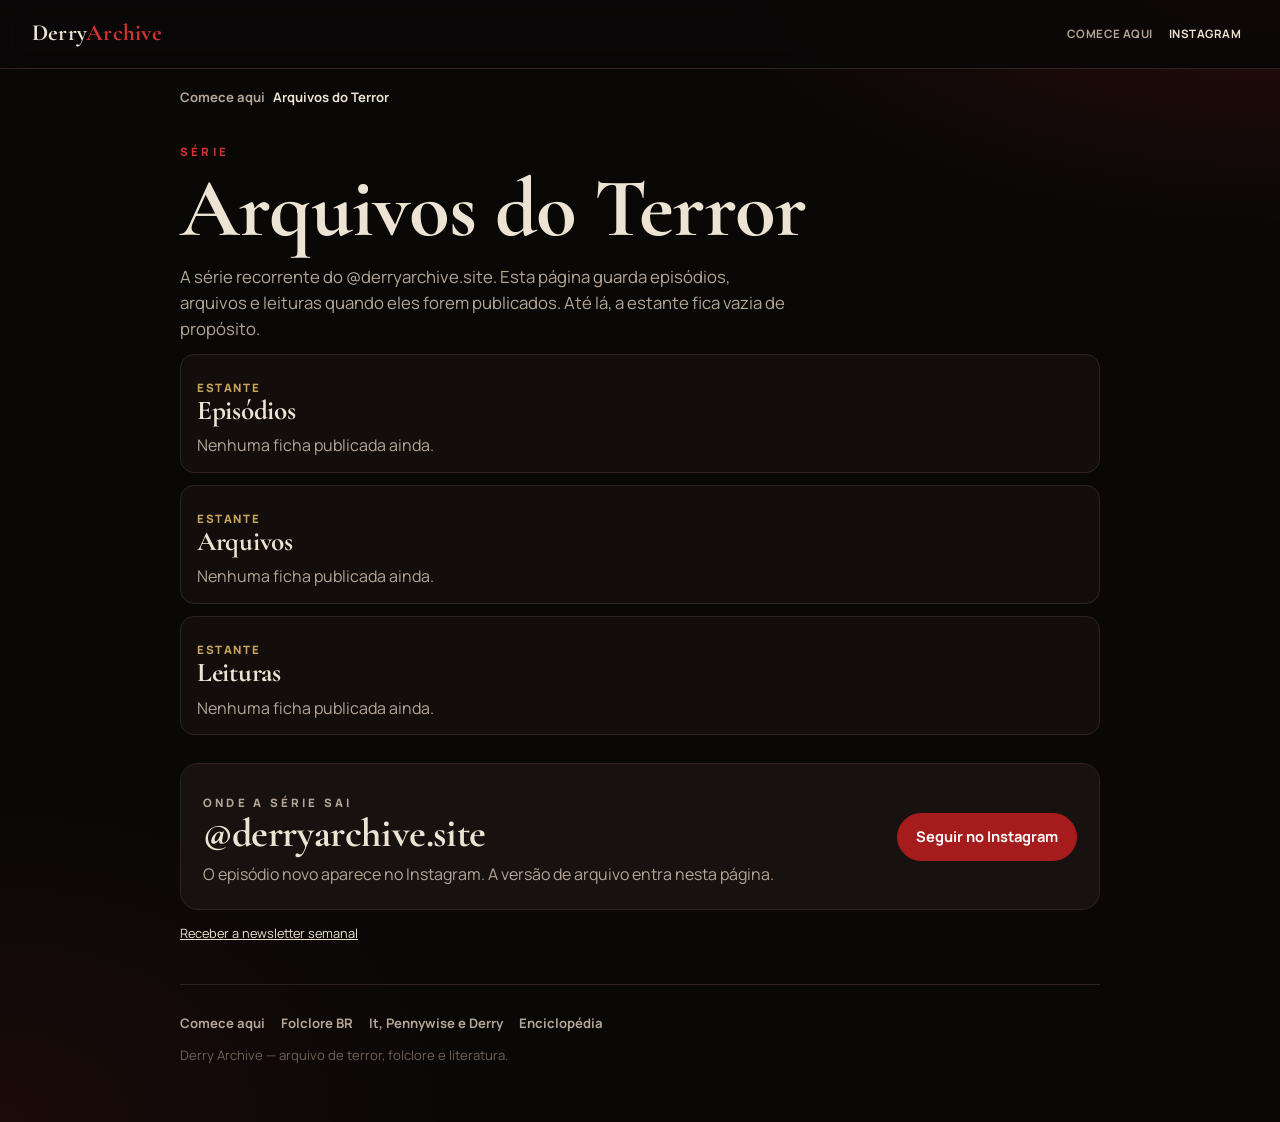
<file: arquivos-do-terror/index.html>
<!doctype html>
<html lang="pt-BR">
<head>
<meta charset="utf-8">
<meta name="viewport" content="width=device-width, initial-scale=1, viewport-fit=cover">
<title>Arquivos do Terror — Derry Archive</title>
<meta name="description" content="Hub da série Arquivos do Terror, do Instagram @derryarchive.site. Os episódios entram nesta estante quando forem arquivados.">
<meta name="theme-color" content="#0a0807">
<link rel="canonical" href="https://derryarchive.site/arquivos-do-terror/">
<meta property="og:url" content="https://derryarchive.site/arquivos-do-terror/">
<meta property="og:image" content="https://derryarchive.site/og.png">
<meta property="og:image:width" content="1200">
<meta property="og:image:height" content="630">
<meta property="og:image:alt" content="Derry Archive — o arquivo de terror, folclore e literatura">
<meta property="og:type" content="website">
<meta property="og:site_name" content="Derry Archive">
<meta property="og:locale" content="pt_BR">
<meta property="og:title" content="Arquivos do Terror — Derry Archive">
<meta property="og:description" content="A série do Instagram, reunida no site. Episódios, arquivos e leituras.">
<meta name="twitter:card" content="summary_large_image">
<meta name="twitter:image" content="https://derryarchive.site/og.png">
<meta name="twitter:title" content="Arquivos do Terror — Derry Archive">
<meta name="twitter:description" content="A série do Instagram, reunida no site.">
<link rel="icon" href="/favicon.ico" sizes="any">
<link rel="icon" href="/icon-192.png" type="image/png">
<link rel="apple-touch-icon" href="/icon-192.png">
<link rel="manifest" href="/manifest.webmanifest">
<link rel="preconnect" href="https://fonts.googleapis.com">
<link rel="preconnect" href="https://fonts.gstatic.com" crossorigin>
<link href="https://fonts.googleapis.com/css2?family=Cormorant+Garamond:ital,wght@0,500;0,600;0,700;1,500;1,600&family=Manrope:wght@400;500;600;700;800&display=swap" rel="stylesheet">
<link rel="stylesheet" href="/assets/site.css">
<script src="/site.config.js"></script>
<script src="/assets/analytics.js" defer></script>
<script type="application/ld+json">
{"@context":"https://schema.org","@graph":[{"@type":"WebSite","@id":"https://derryarchive.site/#website","name":"Derry Archive","url":"https://derryarchive.site/","inLanguage":"pt-BR","publisher":{"@id":"https://derryarchive.site/#organization"}},{"@type":"Organization","@id":"https://derryarchive.site/#organization","name":"Derry Archive","url":"https://derryarchive.site/","sameAs":["https://www.instagram.com/derryarchive.site/"]},{"@type":"CollectionPage","@id":"https://derryarchive.site/arquivos-do-terror/#webpage","url":"https://derryarchive.site/arquivos-do-terror/","name":"Arquivos do Terror","isPartOf":{"@id":"https://derryarchive.site/#website"},"inLanguage":"pt-BR"}]}
</script>
</head>
<body data-collection="/data/arquivos-do-terror.json">
<a class="skip" href="#conteudo">Pular para o conteúdo</a>
<header class="bar">
  <a class="brand" href="/comece-aqui/">Derry<b>Archive</b></a>
  <nav class="bar-links" aria-label="Atalhos">
    <a href="/comece-aqui/">Comece aqui</a>
    <a class="ig" href="https://www.instagram.com/derryarchive.site/" rel="noopener">Instagram</a>
  </nav>
</header>
<main id="conteudo" class="wrap">
  <nav class="crumbs" aria-label="Trilha">
    <a href="/comece-aqui/">Comece aqui</a>
    <a href="/arquivos-do-terror/" aria-current="page">Arquivos do Terror</a>
  </nav>
  <header class="hero">
    <p class="eyebrow">Série</p>
    <h1>Arquivos do Terror</h1>
    <p class="lead" id="intro">A série recorrente do @derryarchive.site. Esta página guarda episódios, arquivos e leituras quando eles forem publicados. Até lá, a estante fica vazia de propósito.</p>
  </header>
  <div class="stack" id="shelves">
    <section class="shelf"><p class="kicker">Estante</p><h2>Episódios</h2><p class="empty">Nenhuma ficha publicada ainda.</p></section>
    <section class="shelf"><p class="kicker">Estante</p><h2>Arquivos</h2><p class="empty">Nenhuma ficha publicada ainda.</p></section>
    <section class="shelf"><p class="kicker">Estante</p><h2>Leituras</h2><p class="empty">Nenhuma ficha publicada ainda.</p></section>
  </div>
  <section class="section">
    <div class="follow">
      <div>
        <p class="eyebrow">Onde a série sai</p>
        <h2>@derryarchive.site</h2>
        <p>O episódio novo aparece no Instagram. A versão de arquivo entra nesta página.</p>
      </div>
      <a class="btn primary" href="https://www.instagram.com/derryarchive.site/" rel="noopener">Seguir no Instagram</a>
    </div>
    <p class="fine" style="margin-top:14px"><a href="/comece-aqui/#newsletter">Receber a newsletter semanal</a></p>
  </section>
</main>
<footer class="wrap foot">
  <nav aria-label="Mapa do arquivo">
    <a href="/comece-aqui/">Comece aqui</a>
    <a href="/folclore/">Folclore BR</a>
    <a href="/it/">It, Pennywise e Derry</a>
    <a href="/#inicio">Enciclopédia</a>
  </nav>
  <p>Derry Archive — arquivo de terror, folclore e literatura.</p>
</footer>
<script src="/assets/collection.js"></script>
<script src="/assets/wire.js"></script>
</body>
</html>
</file>
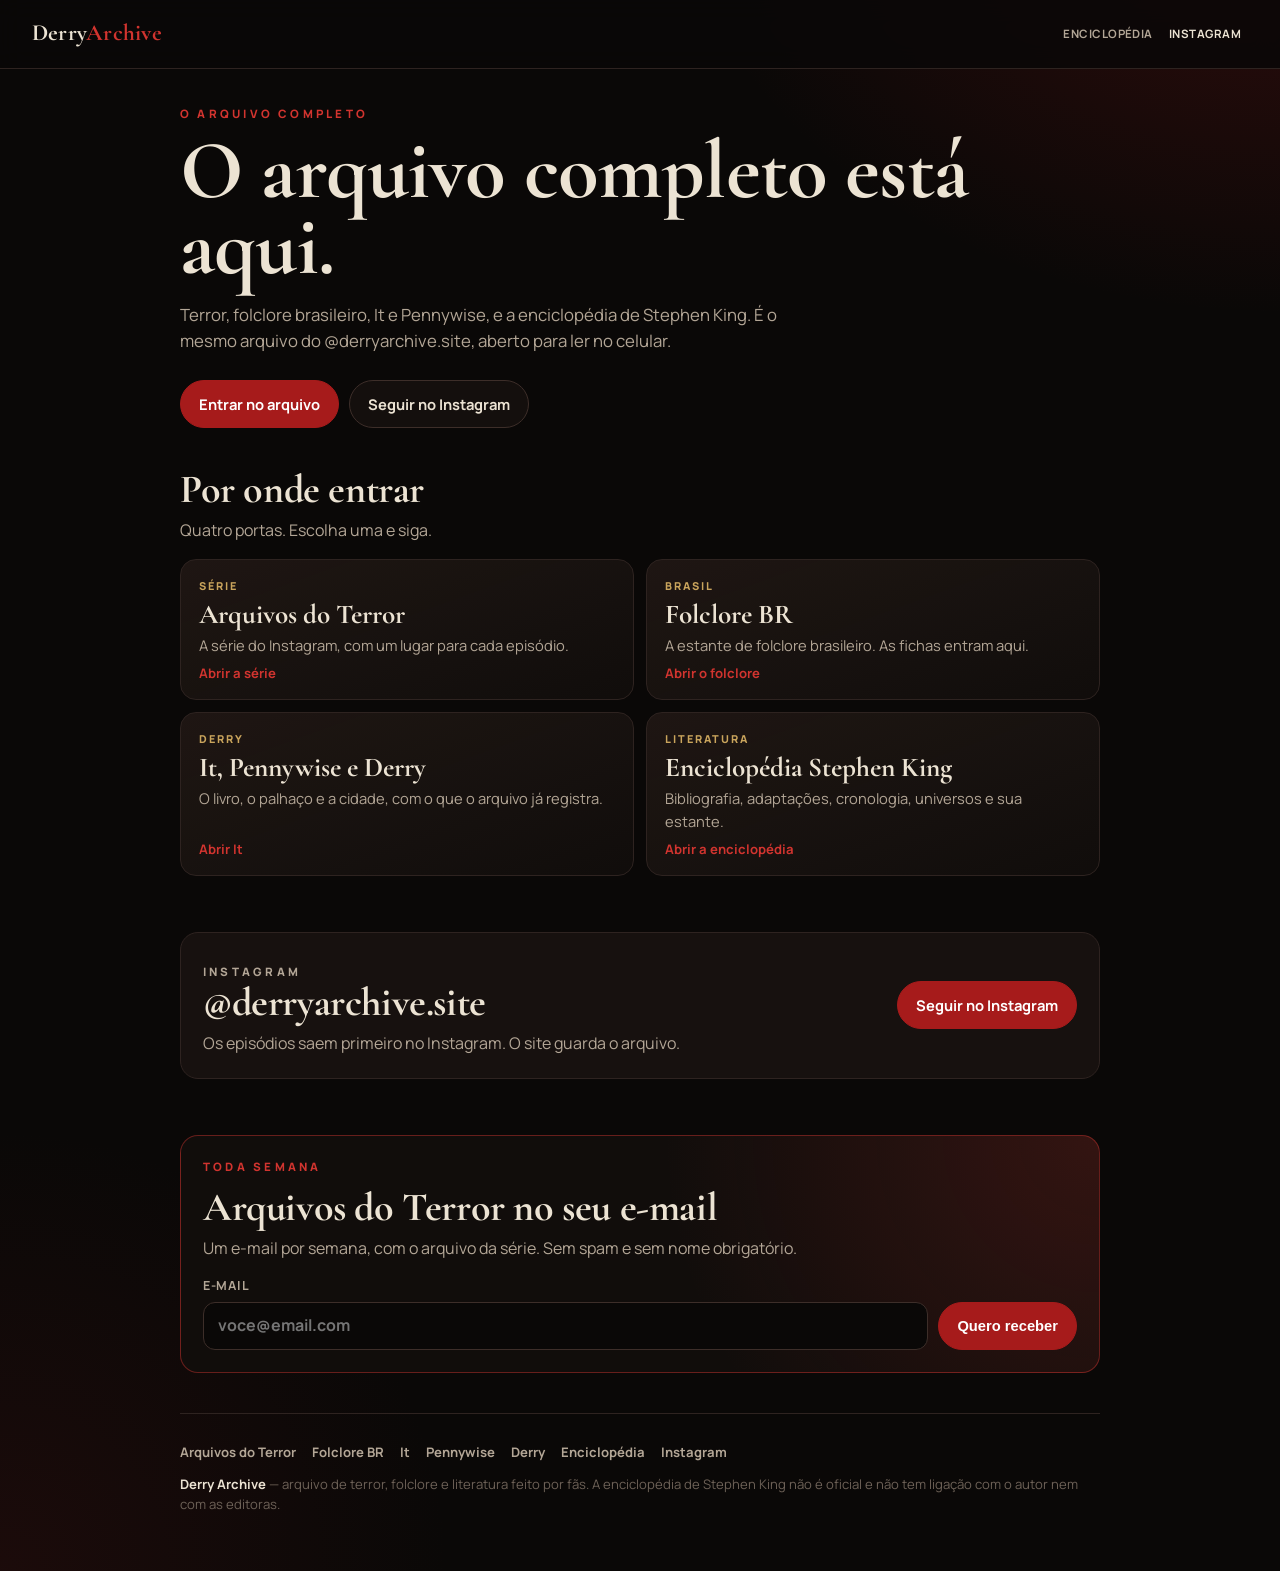
<file: comece-aqui/index.html>
<!doctype html>
<html lang="pt-BR">
<head>
<meta charset="utf-8">
<meta name="viewport" content="width=device-width, initial-scale=1, viewport-fit=cover">
<title>Comece aqui — Derry Archive</title>
<meta name="description" content="O arquivo completo do Derry Archive: Arquivos do Terror, folclore brasileiro, It e Pennywise, e a enciclopédia de Stephen King. Feito no Brasil, para ler no celular.">
<meta name="theme-color" content="#0a0807">
<link rel="canonical" href="https://derryarchive.site/comece-aqui/">
<meta property="og:url" content="https://derryarchive.site/comece-aqui/">
<meta property="og:image" content="https://derryarchive.site/og.png">
<meta property="og:image:width" content="1200">
<meta property="og:image:height" content="630">
<meta property="og:image:alt" content="Derry Archive — o arquivo de terror, folclore e literatura">
<meta property="og:type" content="website">
<meta property="og:site_name" content="Derry Archive">
<meta property="og:locale" content="pt_BR">
<meta property="og:title" content="Derry Archive — o arquivo completo está aqui">
<meta property="og:description" content="Terror, folclore brasileiro, It e Pennywise, e a enciclopédia de Stephen King.">
<meta name="twitter:card" content="summary_large_image">
<meta name="twitter:image" content="https://derryarchive.site/og.png">
<meta name="twitter:title" content="Derry Archive — o arquivo completo está aqui">
<meta name="twitter:description" content="Terror, folclore brasileiro, It e Pennywise, e a enciclopédia de Stephen King.">
<link rel="icon" href="/favicon.ico" sizes="any">
<link rel="icon" href="/icon-192.png" type="image/png">
<link rel="apple-touch-icon" href="/icon-192.png">
<link rel="manifest" href="/manifest.webmanifest">
<link rel="preconnect" href="https://fonts.googleapis.com">
<link rel="preconnect" href="https://fonts.gstatic.com" crossorigin>
<link href="https://fonts.googleapis.com/css2?family=Cormorant+Garamond:ital,wght@0,500;0,600;0,700;1,500;1,600&family=Manrope:wght@400;500;600;700;800&display=swap" rel="stylesheet">
<link rel="stylesheet" href="/assets/site.css">
<script src="/site.config.js"></script>
<script src="/assets/analytics.js" defer></script>
<script type="application/ld+json">
{"@context":"https://schema.org","@graph":[{"@type":"WebSite","@id":"https://derryarchive.site/#website","name":"Derry Archive","url":"https://derryarchive.site/","inLanguage":"pt-BR","description":"Arquivo de terror, folclore brasileiro e literatura, com a enciclopédia de Stephen King.","publisher":{"@id":"https://derryarchive.site/#organization"}},{"@type":"Organization","@id":"https://derryarchive.site/#organization","name":"Derry Archive","url":"https://derryarchive.site/","sameAs":["https://www.instagram.com/derryarchive.site/","https://www.tiktok.com/@derryarchive.site","https://www.threads.com/@derryarchive.site"]},{"@type":"WebPage","@id":"https://derryarchive.site/comece-aqui/#webpage","url":"https://derryarchive.site/comece-aqui/","name":"Comece aqui","isPartOf":{"@id":"https://derryarchive.site/#website"},"inLanguage":"pt-BR","description":"Entrada do arquivo para quem chega do Instagram."}]}
</script>
</head>
<body>
<a class="skip" href="#conteudo">Pular para o conteúdo</a>
<header class="bar">
  <a class="brand" href="/comece-aqui/">Derry<b>Archive</b></a>
  <nav class="bar-links" aria-label="Atalhos">
    <a href="/#inicio">Enciclopédia</a>
    <a class="ig" href="https://www.instagram.com/derryarchive.site/" rel="noopener">Instagram</a>
  </nav>
</header>
<main id="conteudo">
  <div class="wrap hero">
    <p class="eyebrow">O arquivo completo</p>
    <h1>O arquivo completo está aqui.</h1>
    <p class="lead">Terror, folclore brasileiro, It e Pennywise, e a enciclopédia de Stephen King. É o mesmo arquivo do @derryarchive.site, aberto para ler no celular.</p>
    <div class="actions">
      <a class="btn primary" href="#portas">Entrar no arquivo</a>
      <a class="btn" href="https://www.instagram.com/derryarchive.site/" rel="noopener">Seguir no Instagram</a>
    </div>
  </div>

  <section class="section wrap" id="portas" aria-labelledby="portas-titulo">
    <h2 id="portas-titulo">Por onde entrar</h2>
    <p class="dek">Quatro portas. Escolha uma e siga.</p>
    <div class="doors">
      <a class="door" href="/arquivos-do-terror/">
        <span class="k">Série</span>
        <strong>Arquivos do Terror</strong>
        <span>A série do Instagram, com um lugar para cada episódio.</span>
        <em>Abrir a série</em>
      </a>
      <a class="door" href="/folclore/">
        <span class="k">Brasil</span>
        <strong>Folclore BR</strong>
        <span>A estante de folclore brasileiro. As fichas entram aqui.</span>
        <em>Abrir o folclore</em>
      </a>
      <a class="door" href="/it/">
        <span class="k">Derry</span>
        <strong>It, Pennywise e Derry</strong>
        <span>O livro, o palhaço e a cidade, com o que o arquivo já registra.</span>
        <em>Abrir It</em>
      </a>
      <a class="door" href="/#inicio">
        <span class="k">Literatura</span>
        <strong>Enciclopédia Stephen King</strong>
        <span>Bibliografia, adaptações, cronologia, universos e sua estante.</span>
        <em>Abrir a enciclopédia</em>
      </a>
    </div>
  </section>

  <section class="section wrap" aria-labelledby="seguir-titulo">
    <div class="follow">
      <div>
        <p class="eyebrow">Instagram</p>
        <h2 id="seguir-titulo">@derryarchive.site</h2>
        <p>Os episódios saem primeiro no Instagram. O site guarda o arquivo.</p>
      </div>
      <a class="btn primary" href="https://www.instagram.com/derryarchive.site/" rel="noopener">Seguir no Instagram</a>
    </div>
  </section>

  <section class="section wrap" id="newsletter" aria-labelledby="news-titulo">
    <div class="news">
      <p class="eyebrow">Toda semana</p>
      <h2 id="news-titulo">Arquivos do Terror no seu e-mail</h2>
      <p class="dek">Um e-mail por semana, com o arquivo da série. Sem spam e sem nome obrigatório.</p>
      <form id="newsletter" method="post" action="">
        <label>E-mail
          <input type="email" name="email" required autocomplete="email" inputmode="email" placeholder="voce@email.com">
        </label>
        <button class="btn primary" type="submit">Quero receber</button>
        <p class="warn" id="newsletter-note" hidden>A lista ainda não está aberta. Enquanto isso, os episódios saem no Instagram. <a id="newsletter-ig" href="https://www.instagram.com/derryarchive.site/" rel="noopener">Seguir @derryarchive.site</a></p>
      </form>
    </div>
  </section>
</main>
<footer class="wrap foot">
  <nav aria-label="Mapa do arquivo">
    <a href="/arquivos-do-terror/">Arquivos do Terror</a>
    <a href="/folclore/">Folclore BR</a>
    <a href="/it/">It</a>
    <a href="/pennywise/">Pennywise</a>
    <a href="/derry/">Derry</a>
    <a href="/#inicio">Enciclopédia</a>
    <a href="https://www.instagram.com/derryarchive.site/" rel="noopener">Instagram</a>
  </nav>
  <p><b style="color:var(--bone)">Derry Archive</b> — arquivo de terror, folclore e literatura feito por fãs. A enciclopédia de Stephen King não é oficial e não tem ligação com o autor nem com as editoras.</p>
</footer>
<script src="/assets/wire.js"></script>
</body>
</html>
</file>
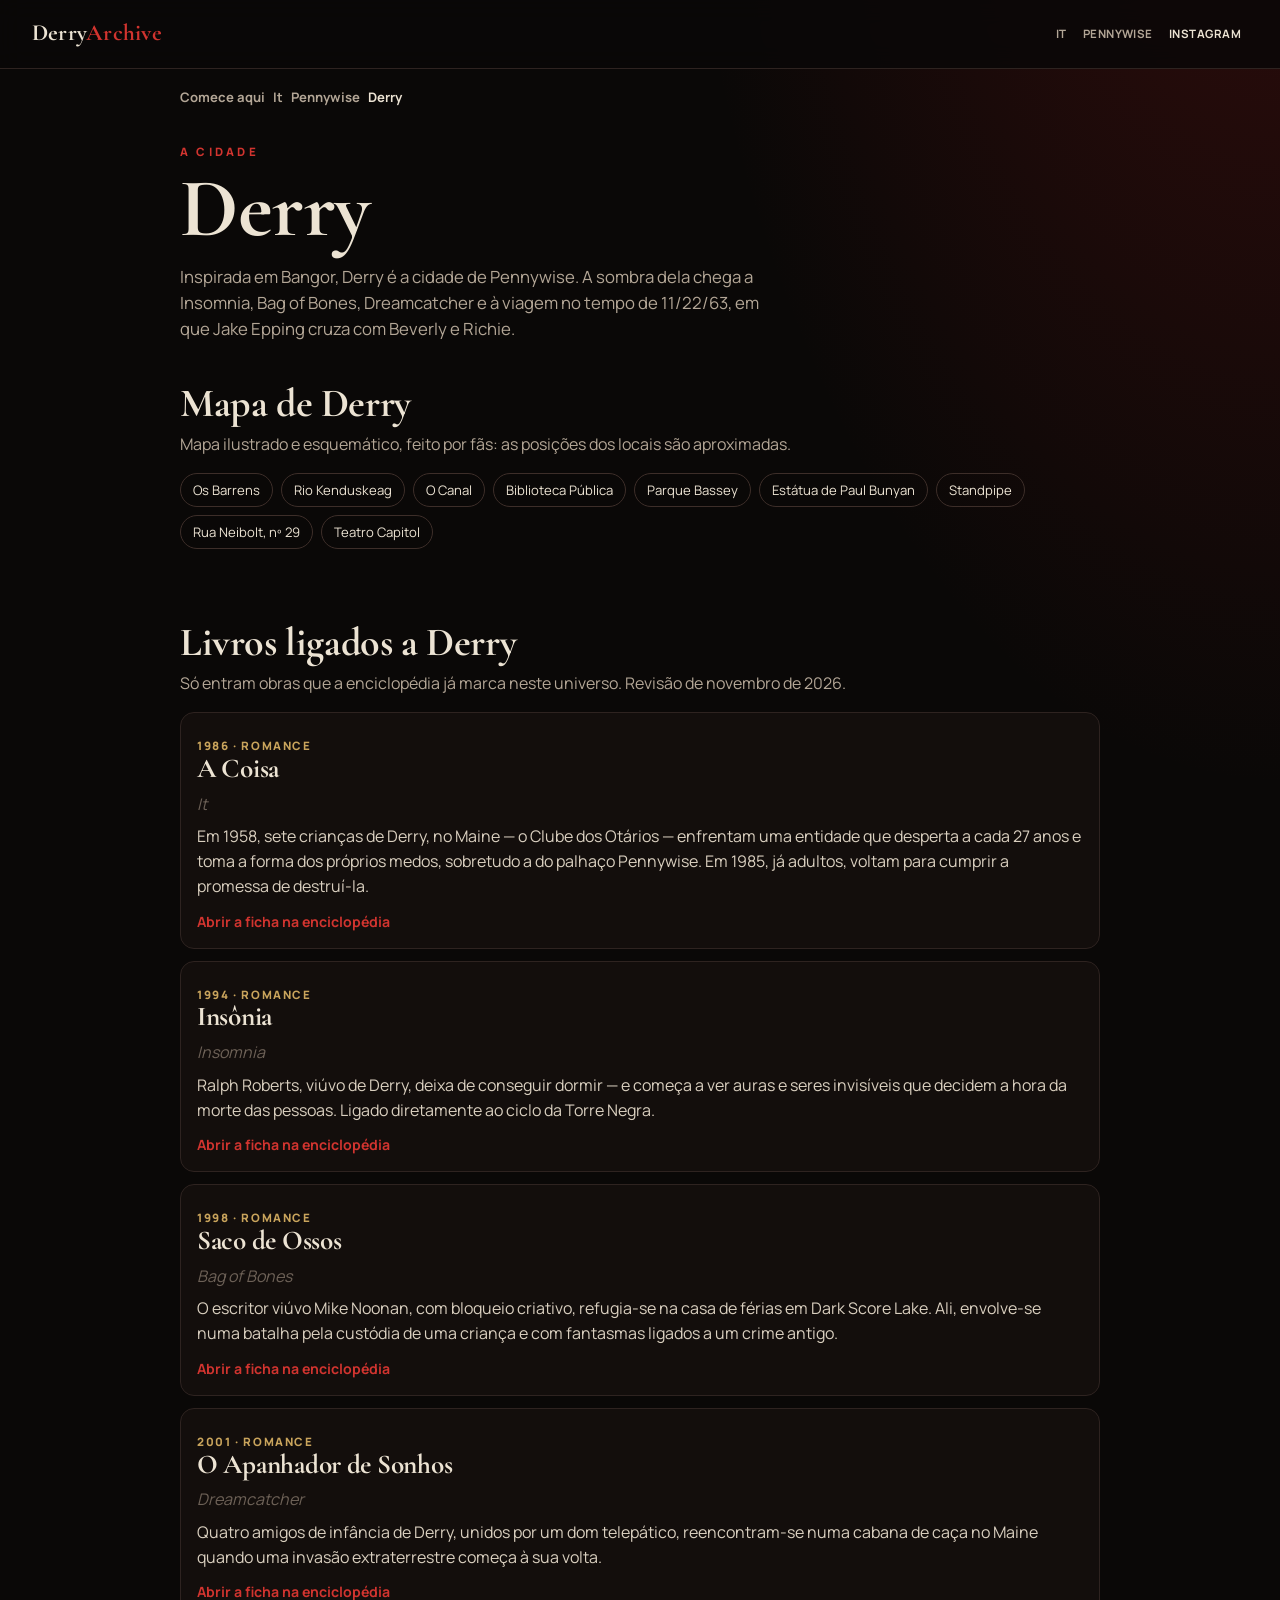
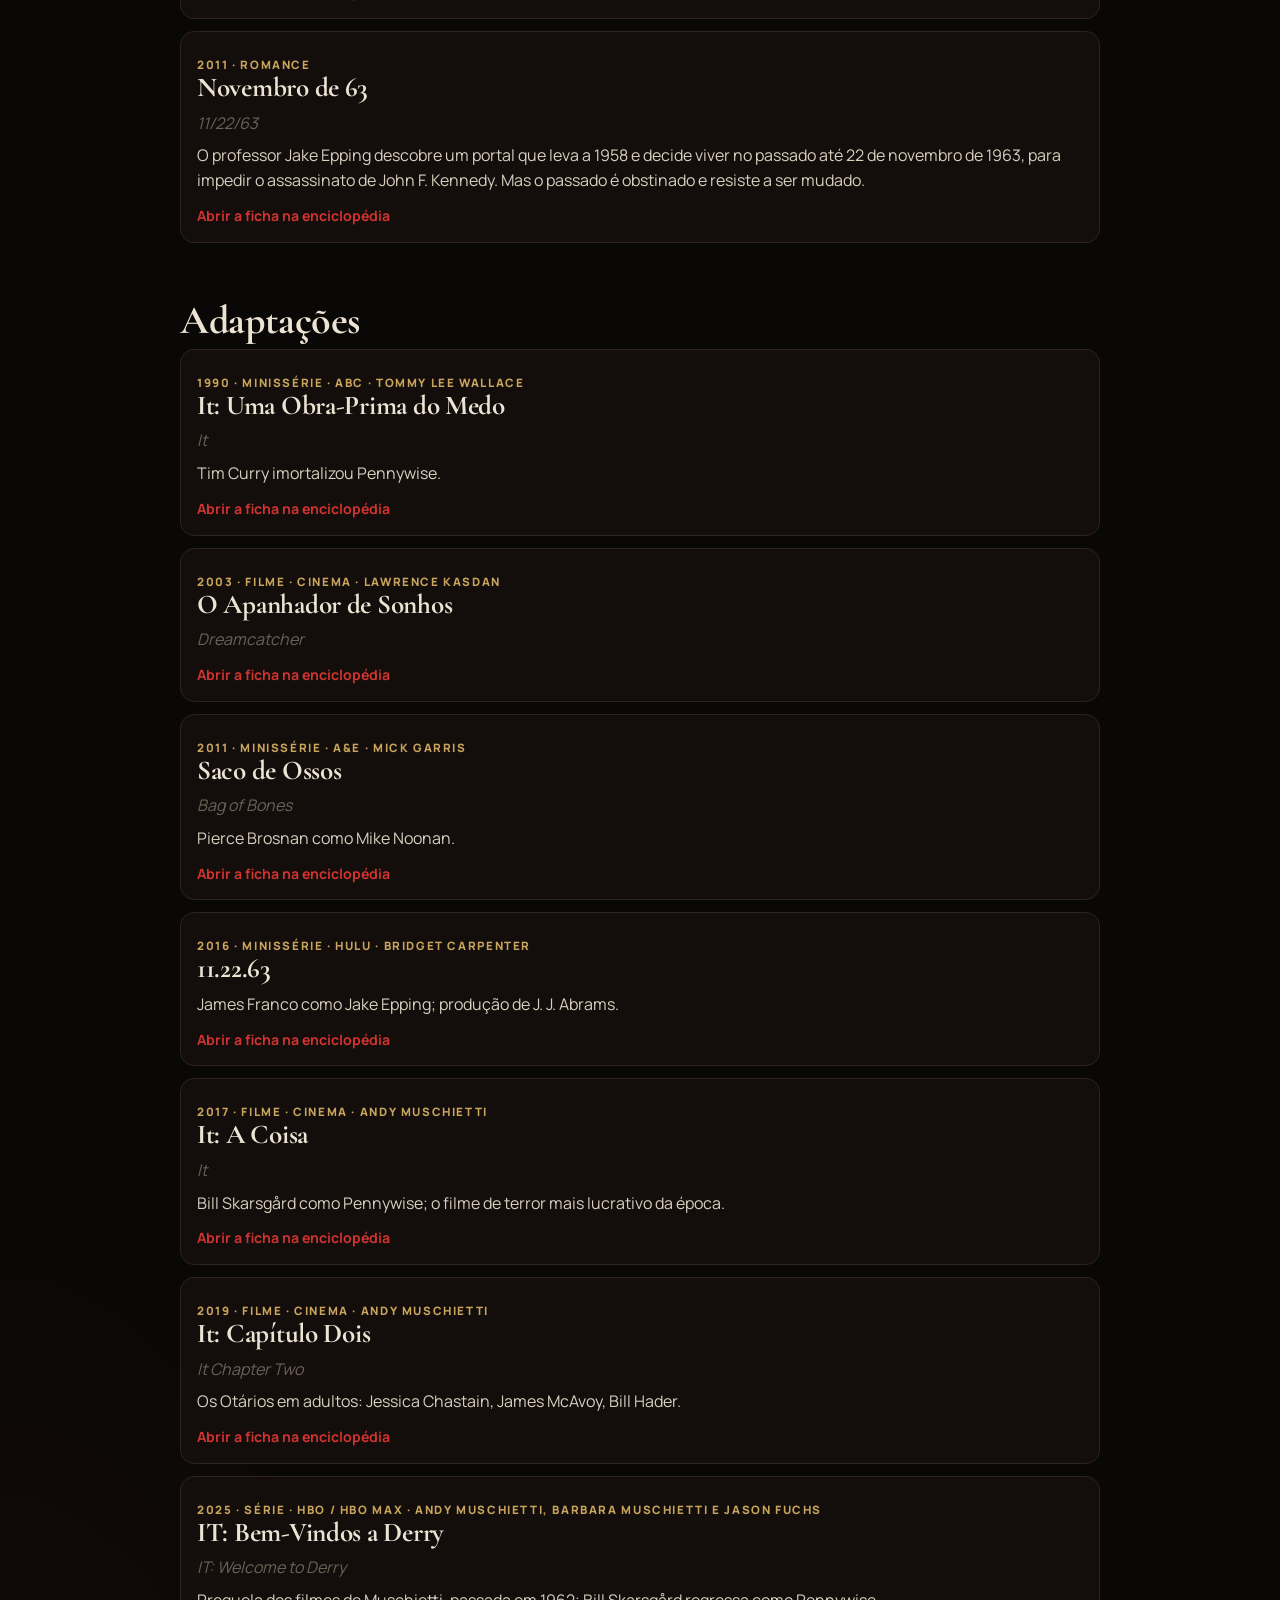
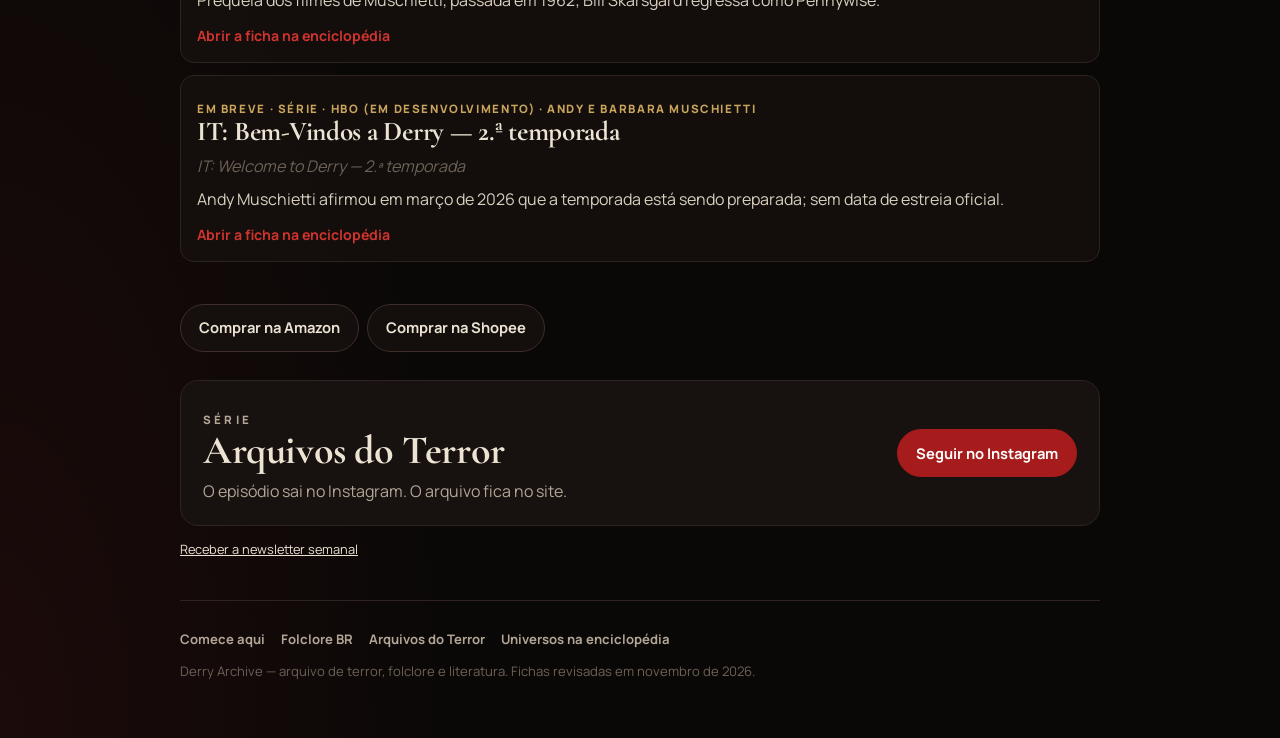
<file: derry/index.html>
<!doctype html>
<html lang="pt-BR">
<head>
<meta charset="utf-8">
<meta name="viewport" content="width=device-width, initial-scale=1, viewport-fit=cover">
<title>Derry — Derry Archive</title>
<meta name="description" content="Derry, a cidade de Pennywise, com os livros, o mapa esquemático e as adaptações que a enciclopédia do arquivo já registra.">
<meta name="theme-color" content="#0a0807">
<link rel="canonical" href="https://derryarchive.site/derry/">
<meta property="og:url" content="https://derryarchive.site/derry/">
<meta property="og:image" content="https://derryarchive.site/og.png">
<meta property="og:image:width" content="1200">
<meta property="og:image:height" content="630">
<meta property="og:image:alt" content="Derry Archive — o arquivo de terror, folclore e literatura">
<meta property="og:type" content="website">
<meta property="og:site_name" content="Derry Archive">
<meta property="og:locale" content="pt_BR">
<meta property="og:title" content="Derry — Derry Archive">
<meta property="og:description" content="A cidade, os livros ligados a ela e o mapa esquemático do arquivo.">
<meta name="twitter:card" content="summary_large_image">
<meta name="twitter:image" content="https://derryarchive.site/og.png">
<meta name="twitter:title" content="Derry — Derry Archive">
<meta name="twitter:description" content="A cidade, os livros ligados a ela e o mapa esquemático do arquivo.">
<link rel="icon" href="/favicon.ico" sizes="any">
<link rel="icon" href="/icon-192.png" type="image/png">
<link rel="apple-touch-icon" href="/icon-192.png">
<link rel="manifest" href="/manifest.webmanifest">
<link rel="preconnect" href="https://fonts.googleapis.com">
<link rel="preconnect" href="https://fonts.gstatic.com" crossorigin>
<link href="https://fonts.googleapis.com/css2?family=Cormorant+Garamond:ital,wght@0,500;0,600;0,700;1,500;1,600&family=Manrope:wght@400;500;600;700;800&display=swap" rel="stylesheet">
<link rel="stylesheet" href="/assets/site.css">
<script src="/site.config.js"></script>
<script src="/assets/analytics.js" defer></script>
<script type="application/ld+json">
{"@context":"https://schema.org","@graph":[{"@type":"WebSite","@id":"https://derryarchive.site/#website","name":"Derry Archive","url":"https://derryarchive.site/","inLanguage":"pt-BR","publisher":{"@id":"https://derryarchive.site/#organization"}},{"@type":"Organization","@id":"https://derryarchive.site/#organization","name":"Derry Archive","url":"https://derryarchive.site/","sameAs":["https://www.instagram.com/derryarchive.site/"]},{"@type":"WebPage","@id":"https://derryarchive.site/derry/#webpage","url":"https://derryarchive.site/derry/","name":"Derry","isPartOf":{"@id":"https://derryarchive.site/#website"},"inLanguage":"pt-BR"}]}
</script>
</head>
<body data-focus="derry">
<a class="skip" href="#conteudo">Pular para o conteúdo</a>
<header class="bar">
  <a class="brand" href="/comece-aqui/">Derry<b>Archive</b></a>
  <nav class="bar-links" aria-label="Atalhos">
    <a href="/it/">It</a>
    <a href="/pennywise/">Pennywise</a>
    <a class="ig" href="https://www.instagram.com/derryarchive.site/" rel="noopener">Instagram</a>
  </nav>
</header>
<main id="conteudo" class="wrap">
  <nav class="crumbs" aria-label="Trilha">
    <a href="/comece-aqui/">Comece aqui</a>
    <a href="/it/">It</a>
    <a href="/pennywise/">Pennywise</a>
    <a href="/derry/" aria-current="page">Derry</a>
  </nav>
  <header class="hero">
    <p class="eyebrow">A cidade</p>
    <h1>Derry</h1>
    <p class="lead" id="lead">Onde algo desperta a cada 27 anos. O parágrafo abaixo é o verbete da enciclopédia.</p>
  </header>
  <div id="app"></div>
</main>
<footer class="wrap foot">
  <nav aria-label="Mapa do arquivo">
    <a href="/comece-aqui/">Comece aqui</a>
    <a href="/folclore/">Folclore BR</a>
    <a href="/arquivos-do-terror/">Arquivos do Terror</a>
    <a href="/#universos">Universos na enciclopédia</a>
  </nav>
  <p>Derry Archive — arquivo de terror, folclore e literatura. Fichas revisadas em novembro de 2026.</p>
</footer>
<script src="/assets/it-data.js"></script>
<script src="/assets/it-page.js"></script>
<script src="/assets/wire.js"></script>
</body>
</html>
</file>
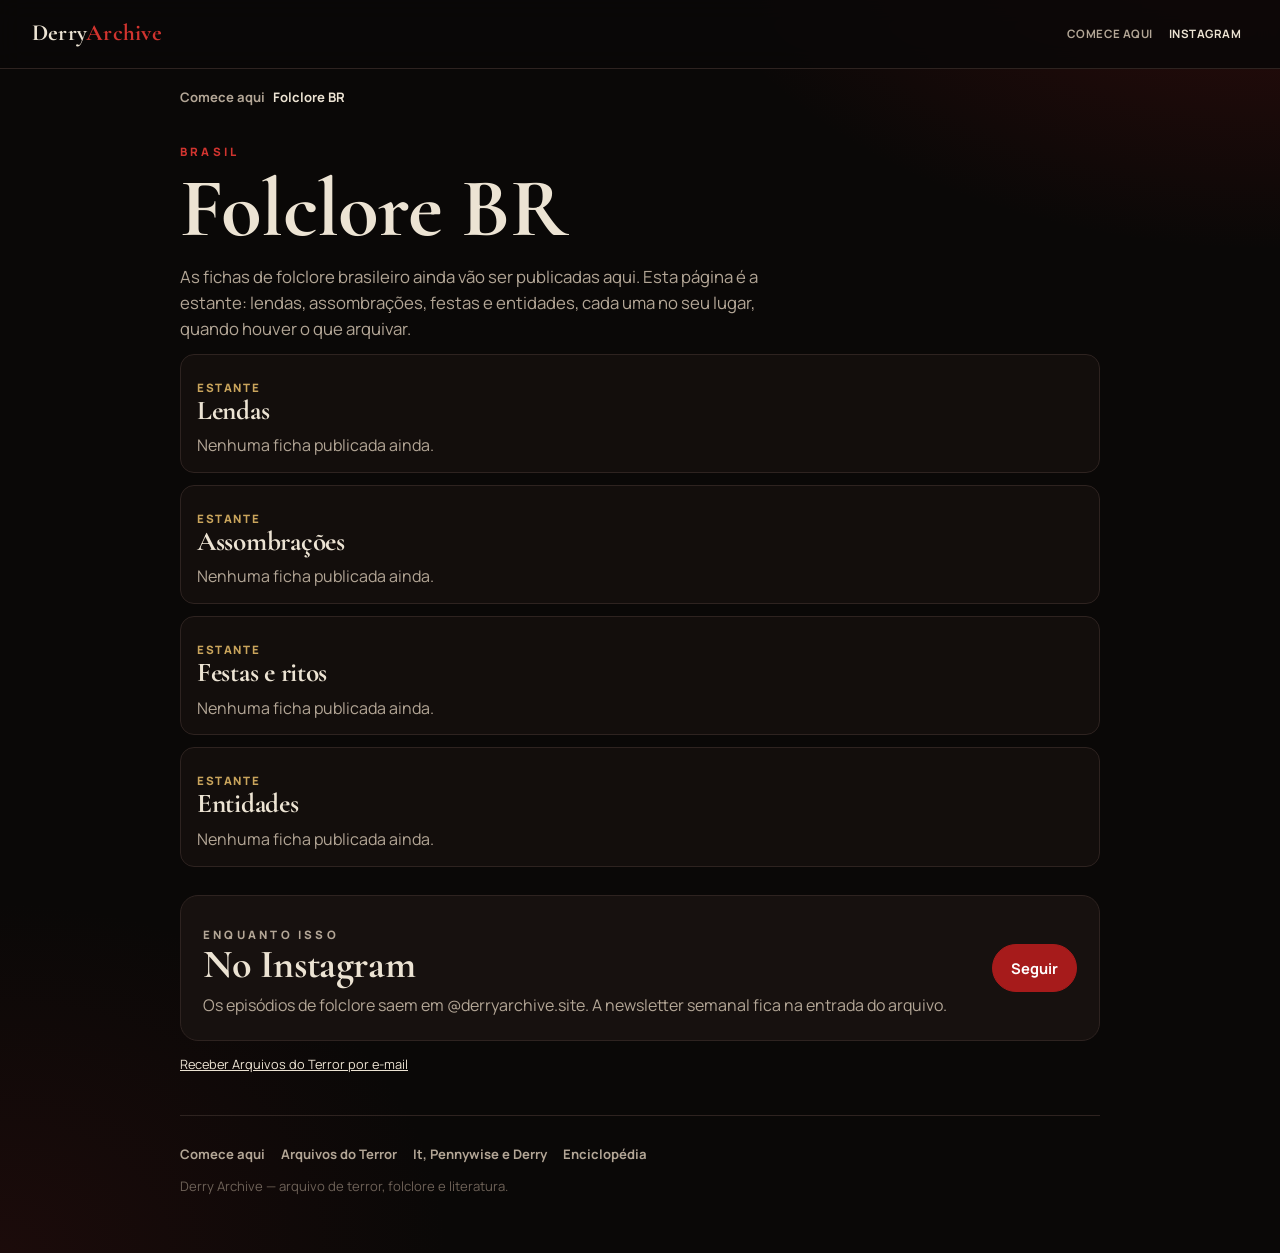
<file: folclore/index.html>
<!doctype html>
<html lang="pt-BR">
<head>
<meta charset="utf-8">
<meta name="viewport" content="width=device-width, initial-scale=1, viewport-fit=cover">
<title>Folclore brasileiro — Derry Archive</title>
<meta name="description" content="Estante de folclore brasileiro do Derry Archive. As fichas entram aqui, sem verbete publicado antes da hora.">
<meta name="theme-color" content="#0a0807">
<link rel="canonical" href="https://derryarchive.site/folclore/">
<meta property="og:url" content="https://derryarchive.site/folclore/">
<meta property="og:image" content="https://derryarchive.site/og.png">
<meta property="og:image:width" content="1200">
<meta property="og:image:height" content="630">
<meta property="og:image:alt" content="Derry Archive — o arquivo de terror, folclore e literatura">
<meta property="og:type" content="website">
<meta property="og:site_name" content="Derry Archive">
<meta property="og:locale" content="pt_BR">
<meta property="og:title" content="Folclore brasileiro — Derry Archive">
<meta property="og:description" content="A estante de folclore brasileiro do arquivo. As fichas são publicadas quando estiverem prontas.">
<meta name="twitter:card" content="summary_large_image">
<meta name="twitter:image" content="https://derryarchive.site/og.png">
<meta name="twitter:title" content="Folclore brasileiro — Derry Archive">
<meta name="twitter:description" content="A estante de folclore brasileiro do arquivo.">
<link rel="icon" href="/favicon.ico" sizes="any">
<link rel="icon" href="/icon-192.png" type="image/png">
<link rel="apple-touch-icon" href="/icon-192.png">
<link rel="manifest" href="/manifest.webmanifest">
<link rel="preconnect" href="https://fonts.googleapis.com">
<link rel="preconnect" href="https://fonts.gstatic.com" crossorigin>
<link href="https://fonts.googleapis.com/css2?family=Cormorant+Garamond:ital,wght@0,500;0,600;0,700;1,500;1,600&family=Manrope:wght@400;500;600;700;800&display=swap" rel="stylesheet">
<link rel="stylesheet" href="/assets/site.css">
<script src="/site.config.js"></script>
<script src="/assets/analytics.js" defer></script>
<script type="application/ld+json">
{"@context":"https://schema.org","@graph":[{"@type":"WebSite","@id":"https://derryarchive.site/#website","name":"Derry Archive","url":"https://derryarchive.site/","inLanguage":"pt-BR","publisher":{"@id":"https://derryarchive.site/#organization"}},{"@type":"Organization","@id":"https://derryarchive.site/#organization","name":"Derry Archive","url":"https://derryarchive.site/","sameAs":["https://www.instagram.com/derryarchive.site/"]},{"@type":"CollectionPage","@id":"https://derryarchive.site/folclore/#webpage","url":"https://derryarchive.site/folclore/","name":"Folclore brasileiro","isPartOf":{"@id":"https://derryarchive.site/#website"},"inLanguage":"pt-BR"}]}
</script>
</head>
<body data-collection="/data/folclore.json">
<a class="skip" href="#conteudo">Pular para o conteúdo</a>
<header class="bar">
  <a class="brand" href="/comece-aqui/">Derry<b>Archive</b></a>
  <nav class="bar-links" aria-label="Atalhos">
    <a href="/comece-aqui/">Comece aqui</a>
    <a class="ig" href="https://www.instagram.com/derryarchive.site/" rel="noopener">Instagram</a>
  </nav>
</header>
<main id="conteudo" class="wrap">
  <nav class="crumbs" aria-label="Trilha">
    <a href="/comece-aqui/">Comece aqui</a>
    <a href="/folclore/" aria-current="page">Folclore BR</a>
  </nav>
  <header class="hero">
    <p class="eyebrow">Brasil</p>
    <h1>Folclore BR</h1>
    <p class="lead" id="intro">As fichas de folclore brasileiro ainda vão ser publicadas aqui. Esta página é a estante: lendas, assombrações, festas e entidades, cada uma no seu lugar, quando houver o que arquivar.</p>
  </header>
  <div class="stack" id="shelves">
    <section class="shelf"><p class="kicker">Estante</p><h2>Lendas</h2><p class="empty">Nenhuma ficha publicada ainda.</p></section>
    <section class="shelf"><p class="kicker">Estante</p><h2>Assombrações</h2><p class="empty">Nenhuma ficha publicada ainda.</p></section>
    <section class="shelf"><p class="kicker">Estante</p><h2>Festas e ritos</h2><p class="empty">Nenhuma ficha publicada ainda.</p></section>
    <section class="shelf"><p class="kicker">Estante</p><h2>Entidades</h2><p class="empty">Nenhuma ficha publicada ainda.</p></section>
  </div>
  <section class="section">
    <div class="follow">
      <div>
        <p class="eyebrow">Enquanto isso</p>
        <h2>No Instagram</h2>
        <p>Os episódios de folclore saem em @derryarchive.site. A newsletter semanal fica na entrada do arquivo.</p>
      </div>
      <a class="btn primary" href="https://www.instagram.com/derryarchive.site/" rel="noopener">Seguir</a>
    </div>
    <p class="fine" style="margin-top:14px"><a href="/comece-aqui/#newsletter">Receber Arquivos do Terror por e-mail</a></p>
  </section>
</main>
<footer class="wrap foot">
  <nav aria-label="Mapa do arquivo">
    <a href="/comece-aqui/">Comece aqui</a>
    <a href="/arquivos-do-terror/">Arquivos do Terror</a>
    <a href="/it/">It, Pennywise e Derry</a>
    <a href="/#inicio">Enciclopédia</a>
  </nav>
  <p>Derry Archive — arquivo de terror, folclore e literatura.</p>
</footer>
<script src="/assets/collection.js"></script>
<script src="/assets/wire.js"></script>
</body>
</html>
</file>
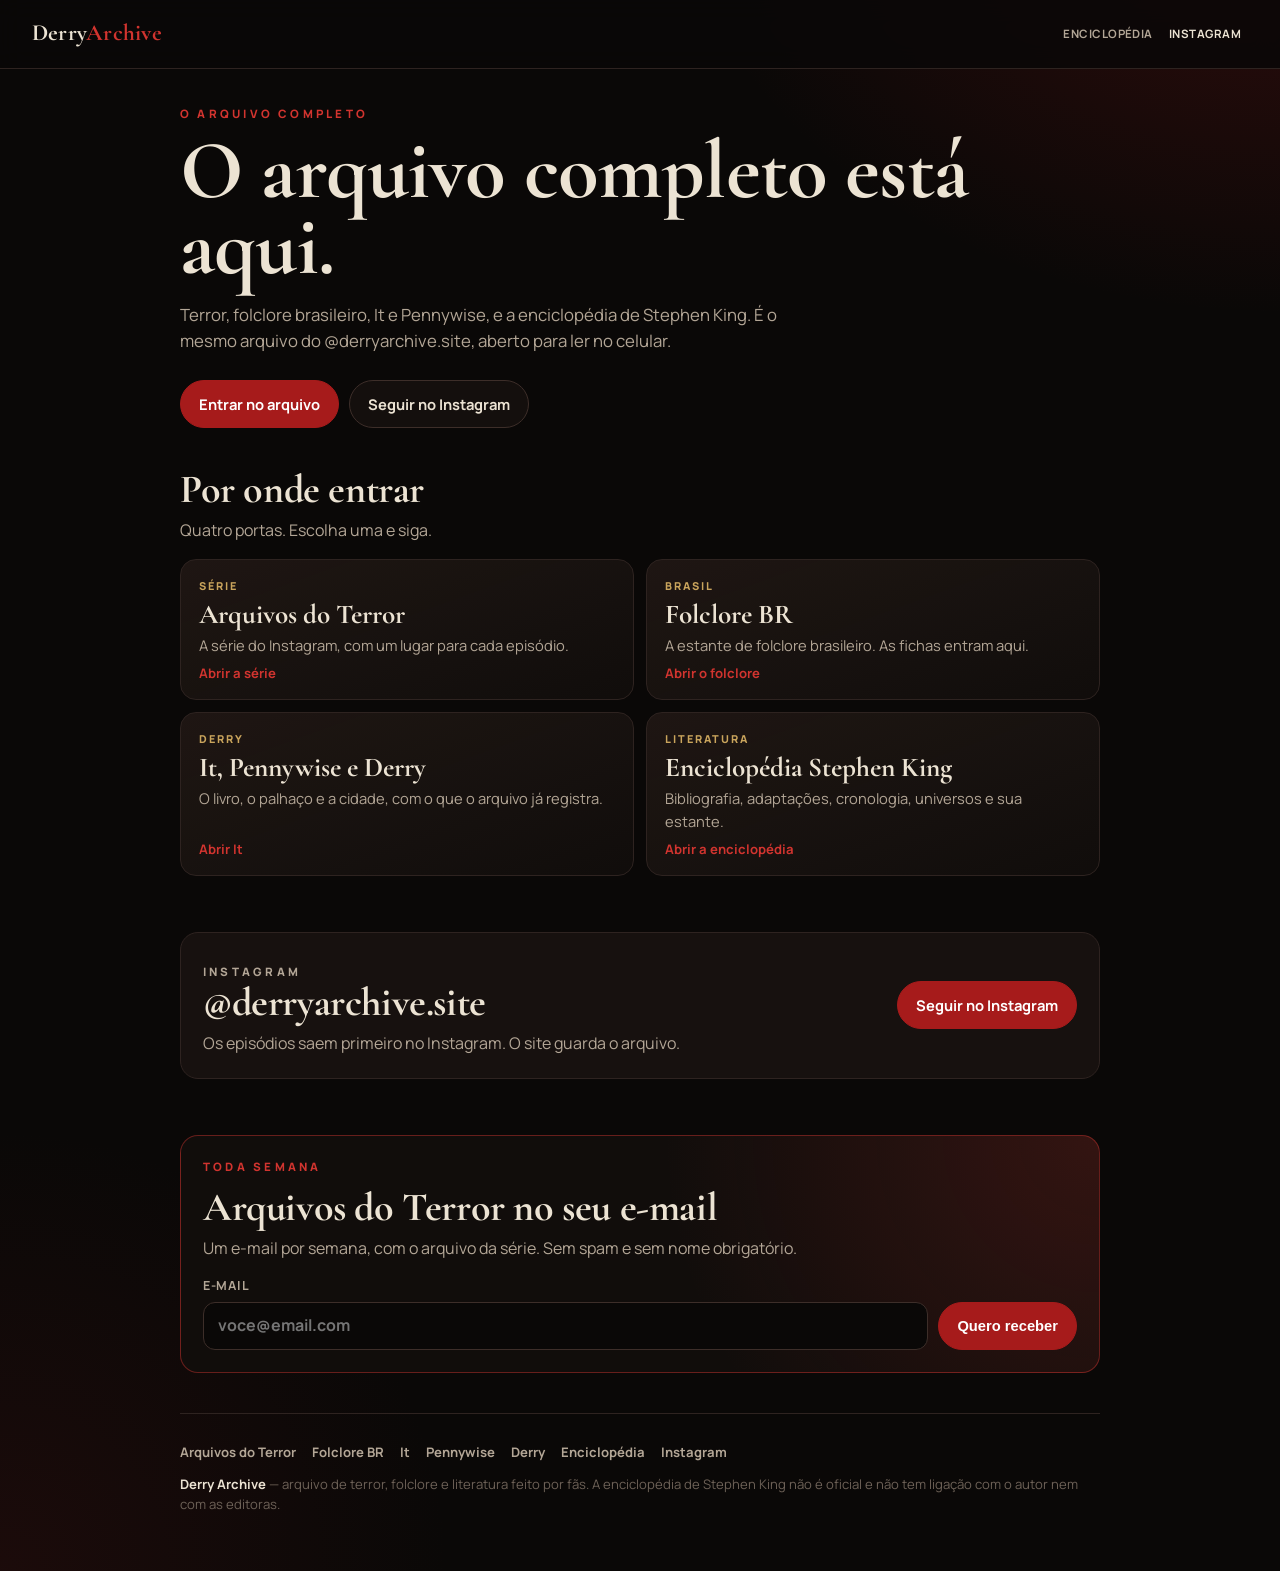
<file: ig/index.html>
<!doctype html>
<html lang="pt-BR">
<head>
<meta charset="utf-8">
<meta name="viewport" content="width=device-width, initial-scale=1">
<title>Derry Archive</title>
<link rel="canonical" href="https://derryarchive.site/comece-aqui/">
<meta name="robots" content="noindex">
<script>location.replace('/comece-aqui/' + location.search + location.hash);</script>
<meta http-equiv="refresh" content="0;url=/comece-aqui/">
</head>
<body>
<p><a href="/comece-aqui/">Comece aqui</a></p>
</body>
</html>
</file>
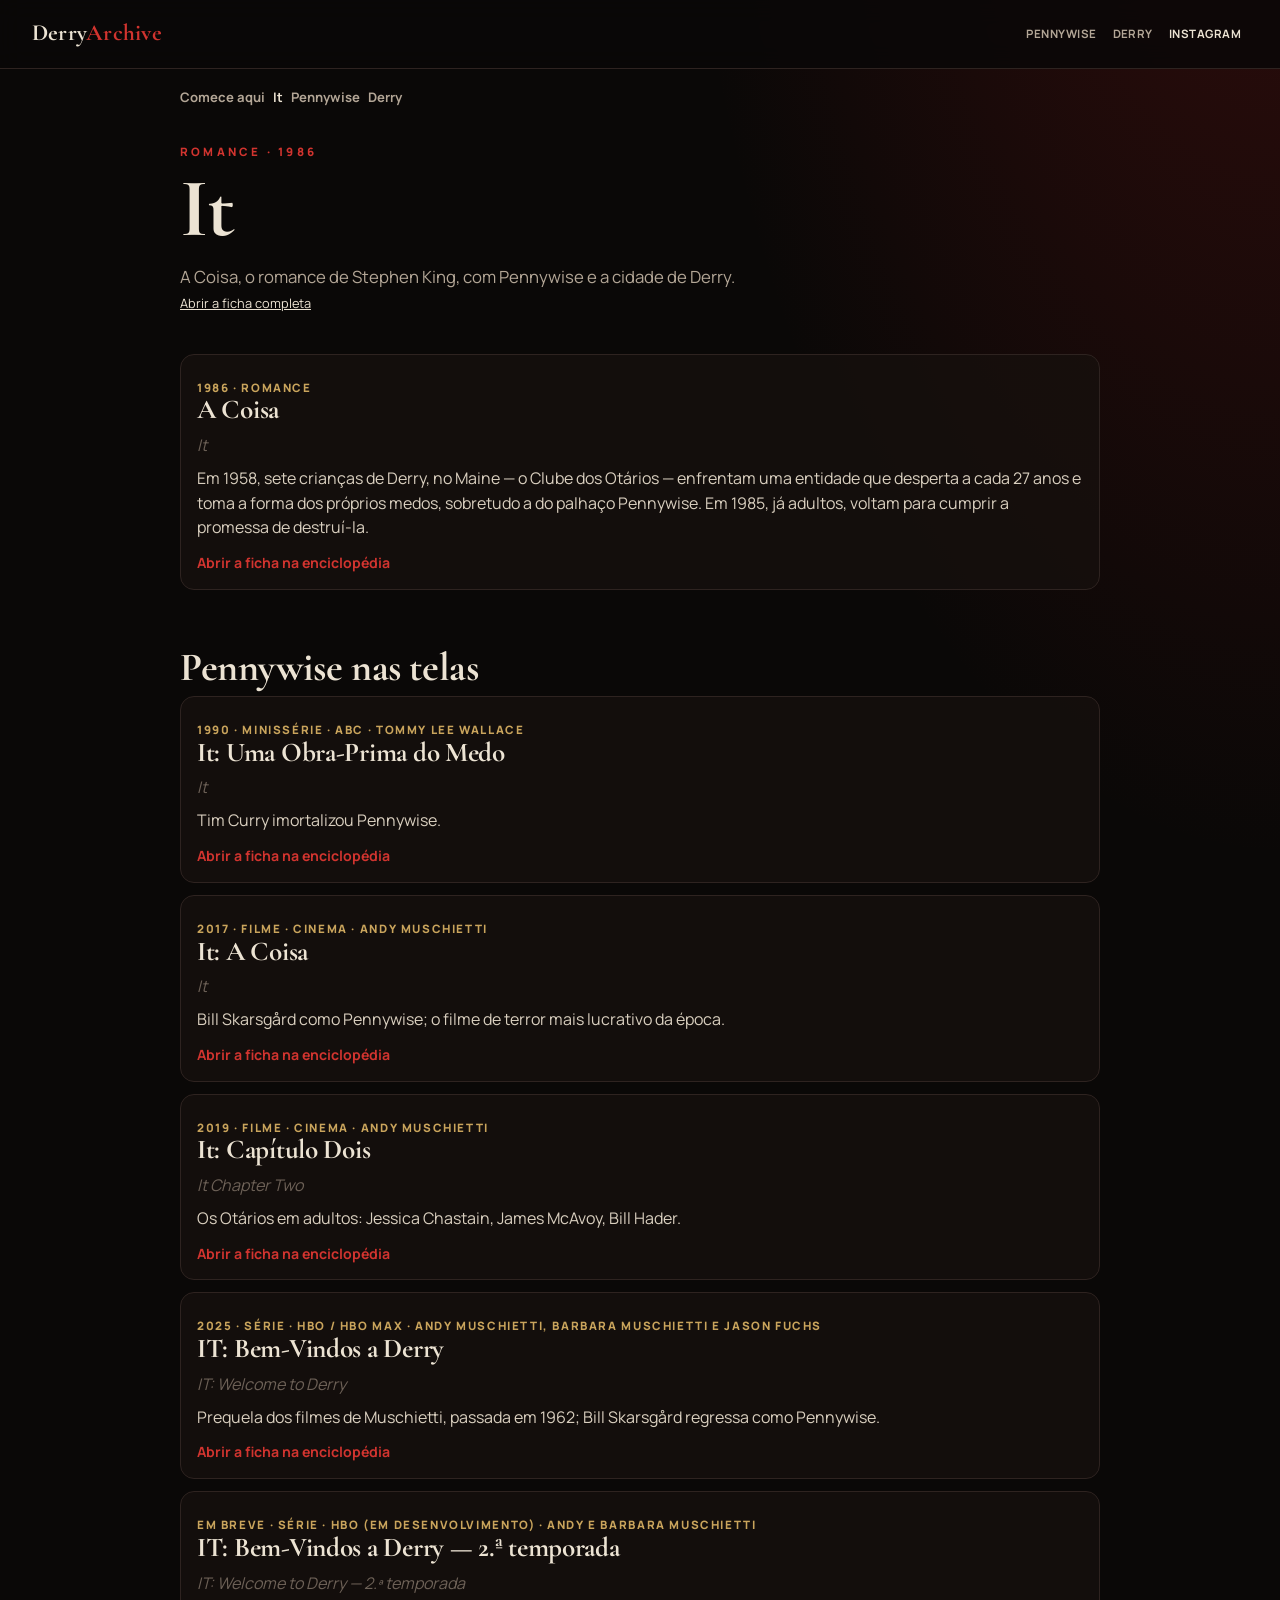
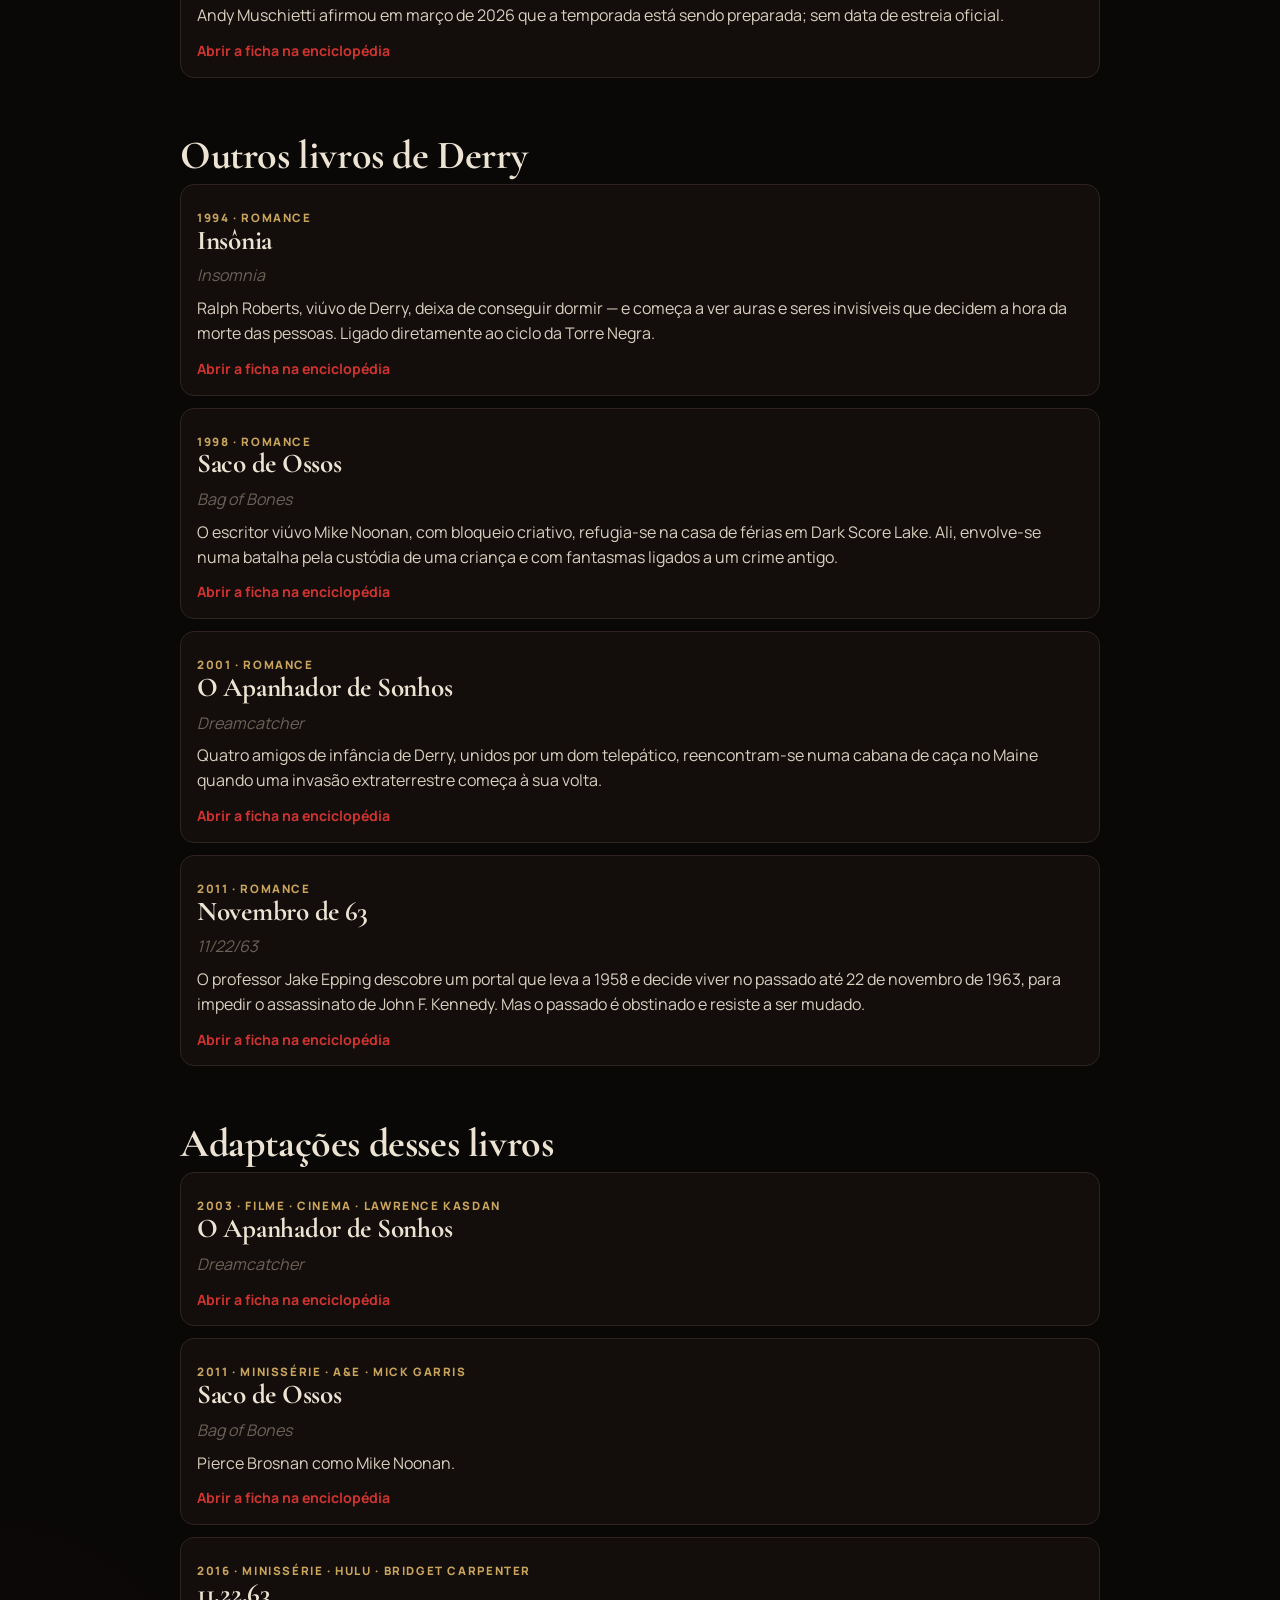
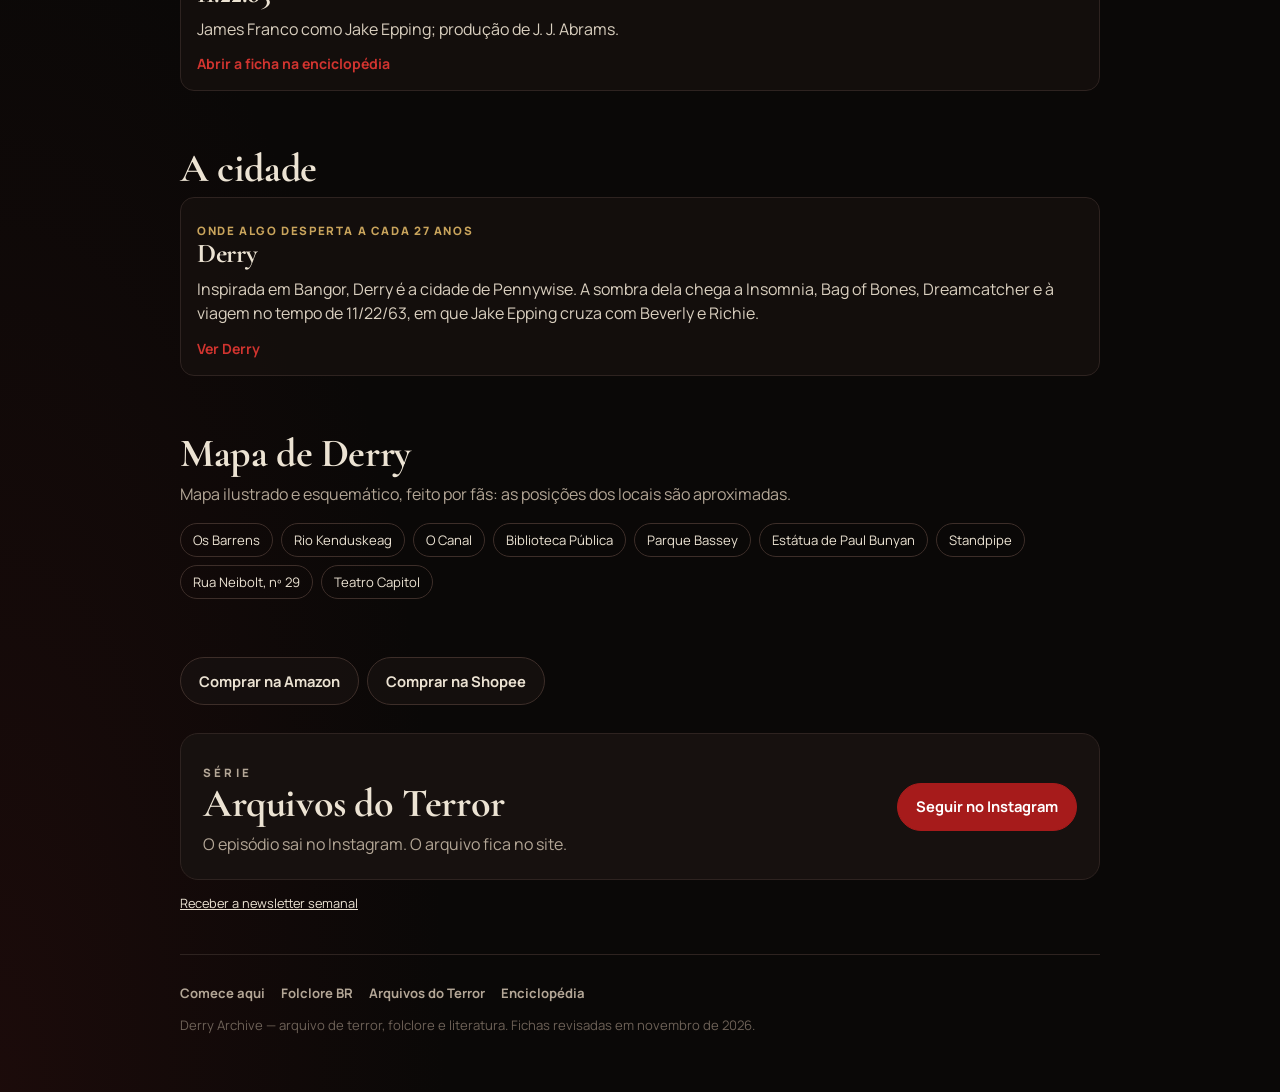
<file: it/index.html>
<!doctype html>
<html lang="pt-BR">
<head>
<meta charset="utf-8">
<meta name="viewport" content="width=device-width, initial-scale=1, viewport-fit=cover">
<title>It e A Coisa — Derry Archive</title>
<meta name="description" content="It (A Coisa), Pennywise e a cidade de Derry, com as fichas que a enciclopédia do Derry Archive já registra.">
<meta name="theme-color" content="#0a0807">
<link rel="canonical" href="https://derryarchive.site/it/">
<meta property="og:url" content="https://derryarchive.site/it/">
<meta property="og:image" content="https://derryarchive.site/og.png">
<meta property="og:image:width" content="1200">
<meta property="og:image:height" content="630">
<meta property="og:image:alt" content="Derry Archive — o arquivo de terror, folclore e literatura">
<meta property="og:type" content="website">
<meta property="og:site_name" content="Derry Archive">
<meta property="og:locale" content="pt_BR">
<meta property="og:title" content="It e A Coisa — Derry Archive">
<meta property="og:description" content="O romance, Pennywise nas telas e os livros ligados a Derry.">
<meta name="twitter:card" content="summary_large_image">
<meta name="twitter:image" content="https://derryarchive.site/og.png">
<meta name="twitter:title" content="It e A Coisa — Derry Archive">
<meta name="twitter:description" content="O romance, Pennywise nas telas e os livros ligados a Derry.">
<link rel="icon" href="/favicon.ico" sizes="any">
<link rel="icon" href="/icon-192.png" type="image/png">
<link rel="apple-touch-icon" href="/icon-192.png">
<link rel="manifest" href="/manifest.webmanifest">
<link rel="preconnect" href="https://fonts.googleapis.com">
<link rel="preconnect" href="https://fonts.gstatic.com" crossorigin>
<link href="https://fonts.googleapis.com/css2?family=Cormorant+Garamond:ital,wght@0,500;0,600;0,700;1,500;1,600&family=Manrope:wght@400;500;600;700;800&display=swap" rel="stylesheet">
<link rel="stylesheet" href="/assets/site.css">
<script src="/site.config.js"></script>
<script src="/assets/analytics.js" defer></script>
<script type="application/ld+json">
{"@context":"https://schema.org","@graph":[{"@type":"WebSite","@id":"https://derryarchive.site/#website","name":"Derry Archive","url":"https://derryarchive.site/","inLanguage":"pt-BR","publisher":{"@id":"https://derryarchive.site/#organization"}},{"@type":"Organization","@id":"https://derryarchive.site/#organization","name":"Derry Archive","url":"https://derryarchive.site/","sameAs":["https://www.instagram.com/derryarchive.site/"]},{"@type":"WebPage","@id":"https://derryarchive.site/it/#webpage","url":"https://derryarchive.site/it/","name":"It e A Coisa","isPartOf":{"@id":"https://derryarchive.site/#website"},"inLanguage":"pt-BR"}]}
</script>
</head>
<body data-focus="it">
<a class="skip" href="#conteudo">Pular para o conteúdo</a>
<header class="bar">
  <a class="brand" href="/comece-aqui/">Derry<b>Archive</b></a>
  <nav class="bar-links" aria-label="Atalhos">
    <a href="/pennywise/">Pennywise</a>
    <a href="/derry/">Derry</a>
    <a class="ig" href="https://www.instagram.com/derryarchive.site/" rel="noopener">Instagram</a>
  </nav>
</header>
<main id="conteudo" class="wrap">
  <nav class="crumbs" aria-label="Trilha">
    <a href="/comece-aqui/">Comece aqui</a>
    <a href="/it/" aria-current="page">It</a>
    <a href="/pennywise/">Pennywise</a>
    <a href="/derry/">Derry</a>
  </nav>
  <header class="hero">
    <p class="eyebrow">Romance · 1986</p>
    <h1>It</h1>
    <p class="lead" id="lead">A Coisa, o romance de Stephen King, com Pennywise e a cidade de Derry.</p>
    <p class="fine"><a href="/#obra/it">Abrir a ficha completa</a></p>
  </header>
  <div id="app"></div>
</main>
<footer class="wrap foot">
  <nav aria-label="Mapa do arquivo">
    <a href="/comece-aqui/">Comece aqui</a>
    <a href="/folclore/">Folclore BR</a>
    <a href="/arquivos-do-terror/">Arquivos do Terror</a>
    <a href="/#inicio">Enciclopédia</a>
  </nav>
  <p>Derry Archive — arquivo de terror, folclore e literatura. Fichas revisadas em novembro de 2026.</p>
</footer>
<script src="/assets/it-data.js"></script>
<script src="/assets/it-page.js"></script>
<script src="/assets/wire.js"></script>
</body>
</html>
</file>
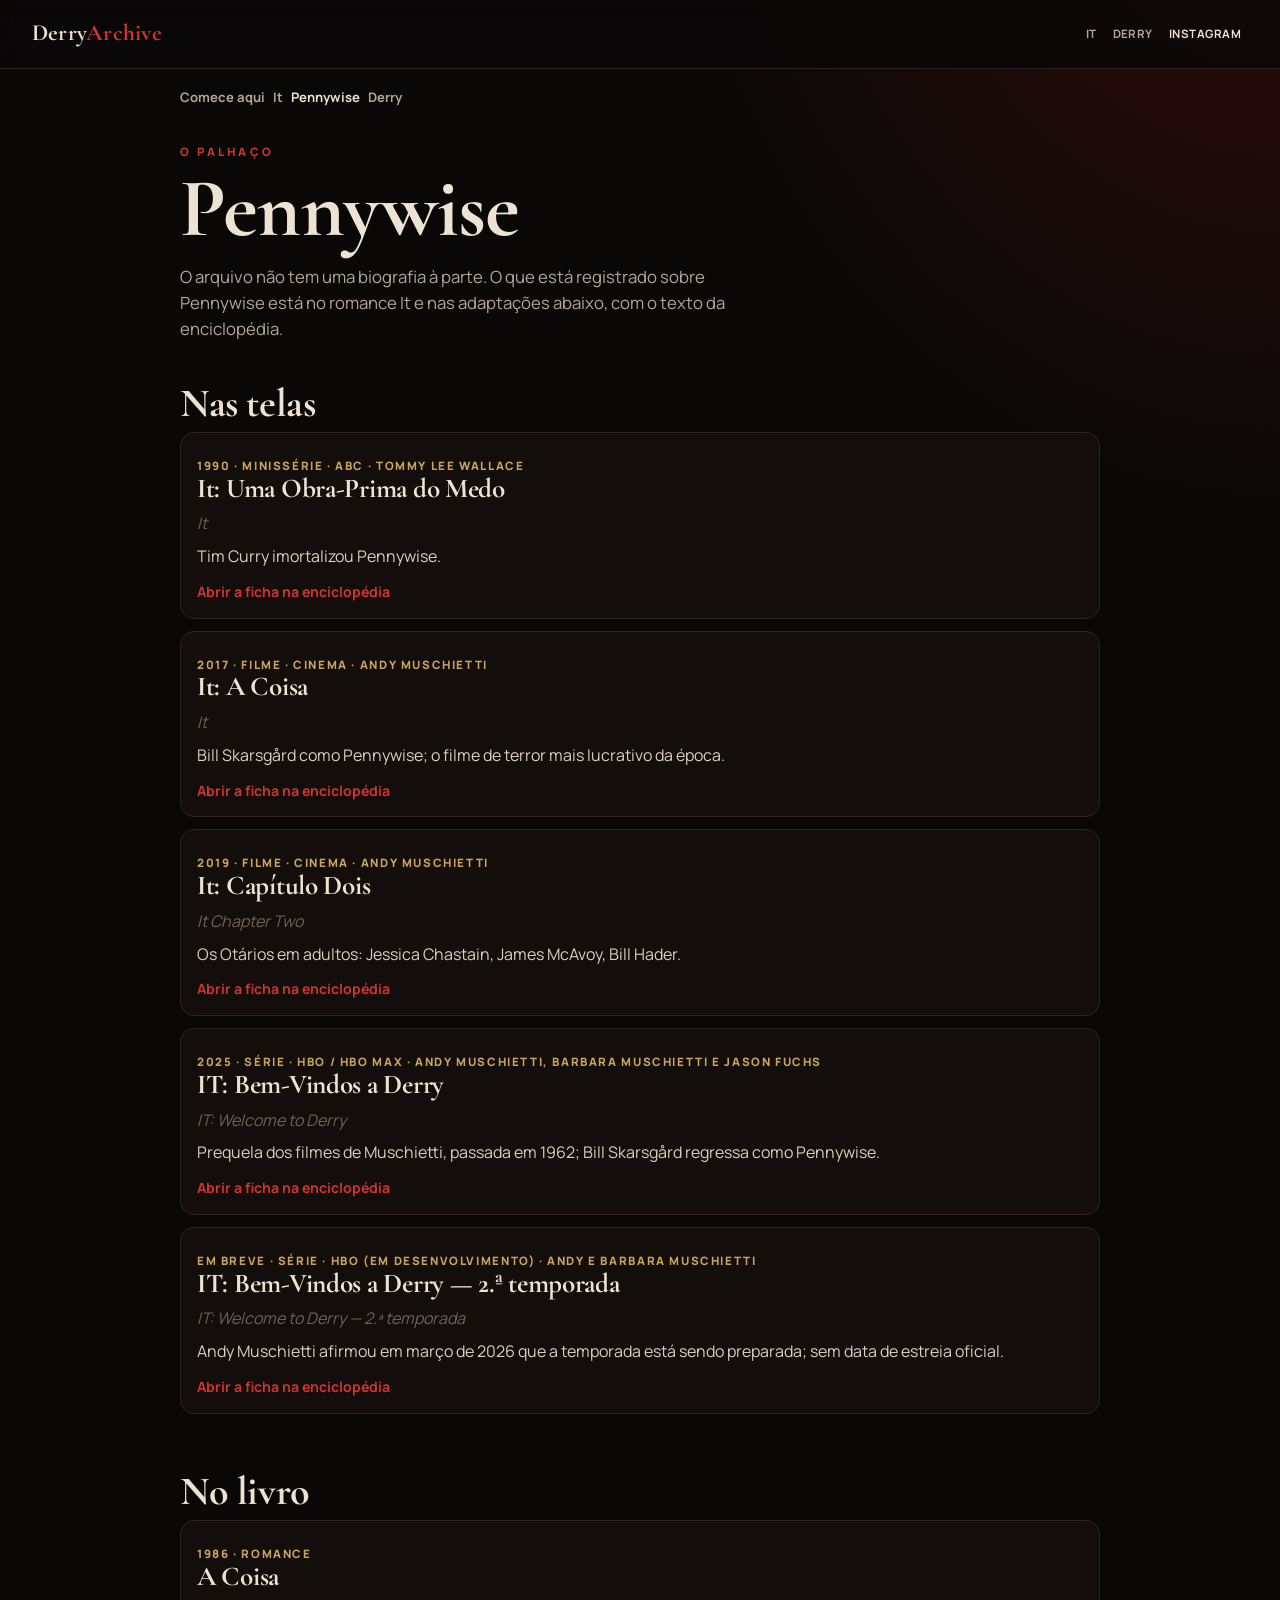
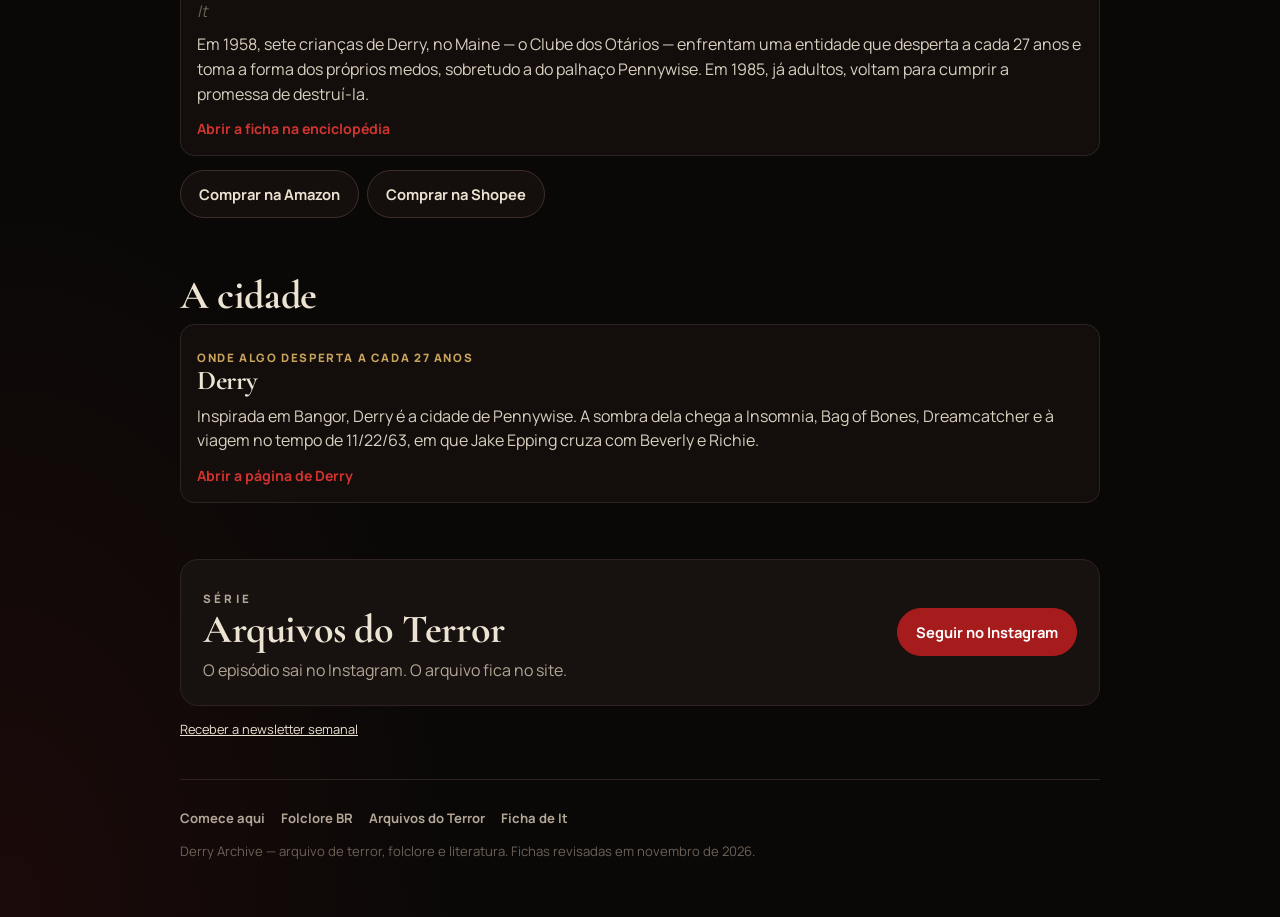
<file: pennywise/index.html>
<!doctype html>
<html lang="pt-BR">
<head>
<meta charset="utf-8">
<meta name="viewport" content="width=device-width, initial-scale=1, viewport-fit=cover">
<title>Pennywise — Derry Archive</title>
<meta name="description" content="Pennywise nas adaptações de It que a enciclopédia do Derry Archive registra, do romance às séries.">
<meta name="theme-color" content="#0a0807">
<link rel="canonical" href="https://derryarchive.site/pennywise/">
<meta property="og:url" content="https://derryarchive.site/pennywise/">
<meta property="og:image" content="https://derryarchive.site/og.png">
<meta property="og:image:width" content="1200">
<meta property="og:image:height" content="630">
<meta property="og:image:alt" content="Derry Archive — o arquivo de terror, folclore e literatura">
<meta property="og:type" content="website">
<meta property="og:site_name" content="Derry Archive">
<meta property="og:locale" content="pt_BR">
<meta property="og:title" content="Pennywise — Derry Archive">
<meta property="og:description" content="O palhaço como o arquivo o registra: no livro It e nas adaptações.">
<meta name="twitter:card" content="summary_large_image">
<meta name="twitter:image" content="https://derryarchive.site/og.png">
<meta name="twitter:title" content="Pennywise — Derry Archive">
<meta name="twitter:description" content="O palhaço como o arquivo o registra: no livro It e nas adaptações.">
<link rel="icon" href="/favicon.ico" sizes="any">
<link rel="icon" href="/icon-192.png" type="image/png">
<link rel="apple-touch-icon" href="/icon-192.png">
<link rel="manifest" href="/manifest.webmanifest">
<link rel="preconnect" href="https://fonts.googleapis.com">
<link rel="preconnect" href="https://fonts.gstatic.com" crossorigin>
<link href="https://fonts.googleapis.com/css2?family=Cormorant+Garamond:ital,wght@0,500;0,600;0,700;1,500;1,600&family=Manrope:wght@400;500;600;700;800&display=swap" rel="stylesheet">
<link rel="stylesheet" href="/assets/site.css">
<script src="/site.config.js"></script>
<script src="/assets/analytics.js" defer></script>
<script type="application/ld+json">
{"@context":"https://schema.org","@graph":[{"@type":"WebSite","@id":"https://derryarchive.site/#website","name":"Derry Archive","url":"https://derryarchive.site/","inLanguage":"pt-BR","publisher":{"@id":"https://derryarchive.site/#organization"}},{"@type":"Organization","@id":"https://derryarchive.site/#organization","name":"Derry Archive","url":"https://derryarchive.site/","sameAs":["https://www.instagram.com/derryarchive.site/"]},{"@type":"WebPage","@id":"https://derryarchive.site/pennywise/#webpage","url":"https://derryarchive.site/pennywise/","name":"Pennywise","isPartOf":{"@id":"https://derryarchive.site/#website"},"inLanguage":"pt-BR"}]}
</script>
</head>
<body data-focus="pennywise">
<a class="skip" href="#conteudo">Pular para o conteúdo</a>
<header class="bar">
  <a class="brand" href="/comece-aqui/">Derry<b>Archive</b></a>
  <nav class="bar-links" aria-label="Atalhos">
    <a href="/it/">It</a>
    <a href="/derry/">Derry</a>
    <a class="ig" href="https://www.instagram.com/derryarchive.site/" rel="noopener">Instagram</a>
  </nav>
</header>
<main id="conteudo" class="wrap">
  <nav class="crumbs" aria-label="Trilha">
    <a href="/comece-aqui/">Comece aqui</a>
    <a href="/it/">It</a>
    <a href="/pennywise/" aria-current="page">Pennywise</a>
    <a href="/derry/">Derry</a>
  </nav>
  <header class="hero">
    <p class="eyebrow">O palhaço</p>
    <h1>Pennywise</h1>
    <p class="lead" id="lead">O arquivo não tem uma biografia à parte. O que está registrado sobre Pennywise está no romance It e nas adaptações abaixo, com o texto da enciclopédia.</p>
  </header>
  <div id="app"></div>
</main>
<footer class="wrap foot">
  <nav aria-label="Mapa do arquivo">
    <a href="/comece-aqui/">Comece aqui</a>
    <a href="/folclore/">Folclore BR</a>
    <a href="/arquivos-do-terror/">Arquivos do Terror</a>
    <a href="/#obra/it">Ficha de It</a>
  </nav>
  <p>Derry Archive — arquivo de terror, folclore e literatura. Fichas revisadas em novembro de 2026.</p>
</footer>
<script src="/assets/it-data.js"></script>
<script src="/assets/it-page.js"></script>
<script src="/assets/wire.js"></script>
</body>
</html>
</file>
<file: assets/site.css>
:root {
  --bg: #0a0807;
  --bg2: #110d0b;
  --surface: #17110f;
  --surface2: #1f1714;
  --line: #2e2320;
  --line2: #3d2e29;
  --bone: #ece3d3;
  --text: #d9cfbf;
  --muted: #b3a696;
  --faint: #6d6157;
  --red: #a61b1b;
  --red2: #d1342f;
  --gold: #c9a45c;
  --serif: "Cormorant Garamond", Georgia, "Times New Roman", serif;
  --sans: Manrope, system-ui, -apple-system, "Segoe UI", Roboto, sans-serif;
  --gutter: 20px;
  --max: 920px;
}
*, *::before, *::after { box-sizing: border-box; }
html { -webkit-text-size-adjust: 100%; scroll-behavior: smooth; }
body {
  margin: 0;
  background:
    radial-gradient(ellipse 80% 50% at 100% -10%, rgba(166, 27, 27, .28), transparent 60%),
    radial-gradient(ellipse 50% 40% at 0% 100%, rgba(80, 20, 20, .25), transparent 70%),
    var(--bg);
  color: var(--text);
  font-family: var(--sans);
  font-size: 1rem;
  line-height: 1.55;
  min-height: 100vh;
}
img { max-width: 100%; display: block; }
a { color: var(--bone); }
:focus-visible { outline: 2px solid var(--red2); outline-offset: 3px; }
.skip {
  position: absolute; left: 12px; top: -60px; z-index: 9;
  background: var(--red); color: #fff; padding: 10px 16px; border-radius: 8px; text-decoration: none;
}
.skip:focus { top: 12px; }

.bar {
  position: sticky; top: 0; z-index: 5;
  display: flex; align-items: center; justify-content: space-between; flex-wrap: wrap; gap: 8px 12px;
  padding: 12px var(--gutter);
  background: rgba(10, 8, 7, .86);
  backdrop-filter: blur(12px);
  border-bottom: 1px solid var(--line);
}
.brand {
  font-family: var(--serif); font-weight: 700; font-size: 1.45rem;
  text-decoration: none; letter-spacing: .01em; color: var(--bone);
}
.brand b { color: var(--red2); font-weight: 700; }
.bar-links { display: flex; align-items: center; justify-content: flex-end; flex-wrap: wrap; gap: 0 2px; margin-left: auto; max-width: 100%; }
.bar-links a {
  text-decoration: none; font-size: .72rem; font-weight: 700;
  letter-spacing: .04em; text-transform: uppercase; color: var(--muted);
  min-height: 44px; display: inline-flex; align-items: center; padding: 0 7px;
}
.bar-links a.ig { color: var(--bone); }

.wrap { width: min(var(--max), calc(100% - var(--gutter) * 2)); margin: 0 auto; }
.hero { padding: 36px 0 12px; }
.eyebrow {
  margin: 0 0 10px;
  font-size: .72rem; font-weight: 800; letter-spacing: .28em;
  text-transform: uppercase; color: var(--red2);
}
h1, h2, h3 { font-family: var(--serif); color: var(--bone); font-weight: 700; letter-spacing: -.01em; margin: 0; }
h1 { font-size: clamp(2.7rem, 12vw, 5.2rem); line-height: .92; }
h2 { font-size: clamp(1.8rem, 6vw, 2.5rem); line-height: 1.05; }
.lead { margin: 16px 0 0; max-width: 38rem; color: var(--muted); font-size: 1.05rem; }
.hero .actions { display: flex; flex-wrap: wrap; gap: 10px; margin-top: 26px; }

.btn {
  display: inline-flex; align-items: center; justify-content: center; gap: 8px;
  min-height: 48px; padding: 0 18px; border-radius: 999px;
  border: 1px solid var(--line2); background: rgba(23, 17, 15, .8);
  color: var(--bone); font-weight: 700; font-size: .92rem; text-decoration: none;
  cursor: pointer;
}
.btn.primary { background: var(--red); border-color: var(--red); color: #fff; }
.btn.primary:hover { background: var(--red2); }
.btn:hover { border-color: var(--red); }

.section { padding: 28px 0; }
.section h2 { margin-bottom: 8px; }
.section .dek { color: var(--muted); margin: 0 0 16px; }

.doors { display: grid; gap: 12px; }
.door {
  display: flex; flex-direction: column; gap: 6px;
  padding: 18px 18px 16px;
  text-decoration: none;
  background: linear-gradient(160deg, rgba(31, 23, 20, .95), rgba(17, 13, 11, .9));
  border: 1px solid var(--line);
  border-radius: 16px;
  min-height: 124px;
}
.door:hover { border-color: rgba(209, 52, 47, .7); }
.door .k { font-size: .68rem; font-weight: 800; letter-spacing: .18em; text-transform: uppercase; color: var(--gold); }
.door strong { font-family: var(--serif); font-size: 1.7rem; line-height: 1; color: var(--bone); font-weight: 700; }
.door span { color: var(--muted); font-size: .92rem; }
.door em { margin-top: auto; font-style: normal; font-weight: 700; font-size: .82rem; color: var(--red2); }

.follow {
  display: flex; flex-direction: column; gap: 14px;
  padding: 22px;
  border-radius: 18px;
  border: 1px solid var(--line);
  background: var(--surface);
}
.follow p { margin: 8px 0 0; color: var(--muted); }

.news {
  padding: 22px;
  border-radius: 18px;
  border: 1px solid rgba(209, 52, 47, .45);
  background:
    radial-gradient(circle at 100% 0%, rgba(209, 52, 47, .18), transparent 46%),
    var(--bg2);
}
.news form { display: flex; flex-direction: column; gap: 10px; margin-top: 16px; }
.news label { font-size: .78rem; font-weight: 700; letter-spacing: .06em; text-transform: uppercase; color: var(--muted); }
.news input[type="email"] {
  width: 100%; margin-top: 6px; min-height: 48px; padding: 0 14px;
  border-radius: 12px; border: 1px solid var(--line2);
  background: var(--bg); color: var(--bone); font: inherit; font-size: 16px;
}
.news .fine, .fine { color: var(--faint); font-size: .8rem; margin: 4px 0 0; }
.news .warn {
  margin: 0; padding: 12px 14px; border-radius: 12px;
  background: rgba(209, 52, 47, .12); color: var(--bone); font-size: .92rem;
}
.news .warn a { color: var(--bone); }

.crumbs { display: flex; flex-wrap: wrap; gap: 8px; padding-top: 18px; font-size: .82rem; }
.crumbs a { color: var(--muted); text-decoration: none; font-weight: 700; }
.crumbs a[aria-current="page"] { color: var(--bone); }

.card, .shelf {
  padding: 16px 16px 14px;
  border: 1px solid var(--line);
  border-radius: 14px;
  background: rgba(23, 17, 15, .72);
}
.stack { display: grid; gap: 12px; }
.kicker { margin: 0 0 6px; font-size: .72rem; font-weight: 800; letter-spacing: .14em; text-transform: uppercase; color: var(--gold); }
.card h2, .shelf h2 { font-size: 1.7rem; }
.orig { margin: 4px 0 8px; color: var(--faint); font-style: italic; }
.card p, .shelf p { margin: 8px 0 0; }
.card .more, .shelf .more { display: inline-flex; margin-top: 12px; font-weight: 700; font-size: .88rem; color: var(--red2); text-decoration: none; }
.buys { display: flex; flex-wrap: wrap; gap: 8px; margin-top: 14px; }
.places { display: flex; flex-wrap: wrap; gap: 8px; margin-top: 12px; padding: 0; list-style: none; }
.places li {
  border: 1px solid var(--line2); border-radius: 999px; padding: 6px 12px;
  font-size: .82rem; color: var(--bone);
}
.empty { color: var(--muted); margin: 8px 0 0; }

.foot {
  margin-top: 12px; padding: 28px 0 48px;
  border-top: 1px solid var(--line); color: var(--faint); font-size: .82rem;
}
.foot nav { display: flex; flex-wrap: wrap; gap: 10px 16px; margin-bottom: 12px; }
.foot a { color: var(--muted); text-decoration: none; font-weight: 700; }
.foot p { margin: 0 0 8px; }

@media (min-width: 720px) {
  :root { --gutter: 32px; }
  .doors { grid-template-columns: 1fr 1fr; }
  .news form { flex-direction: row; flex-wrap: wrap; align-items: flex-end; }
  .news label { flex: 1 1 240px; }
  .news .btn { flex: none; }
  .follow { flex-direction: row; align-items: center; justify-content: space-between; }
}
@media (prefers-reduced-motion: reduce) {
  html { scroll-behavior: auto; }
}
</file>
